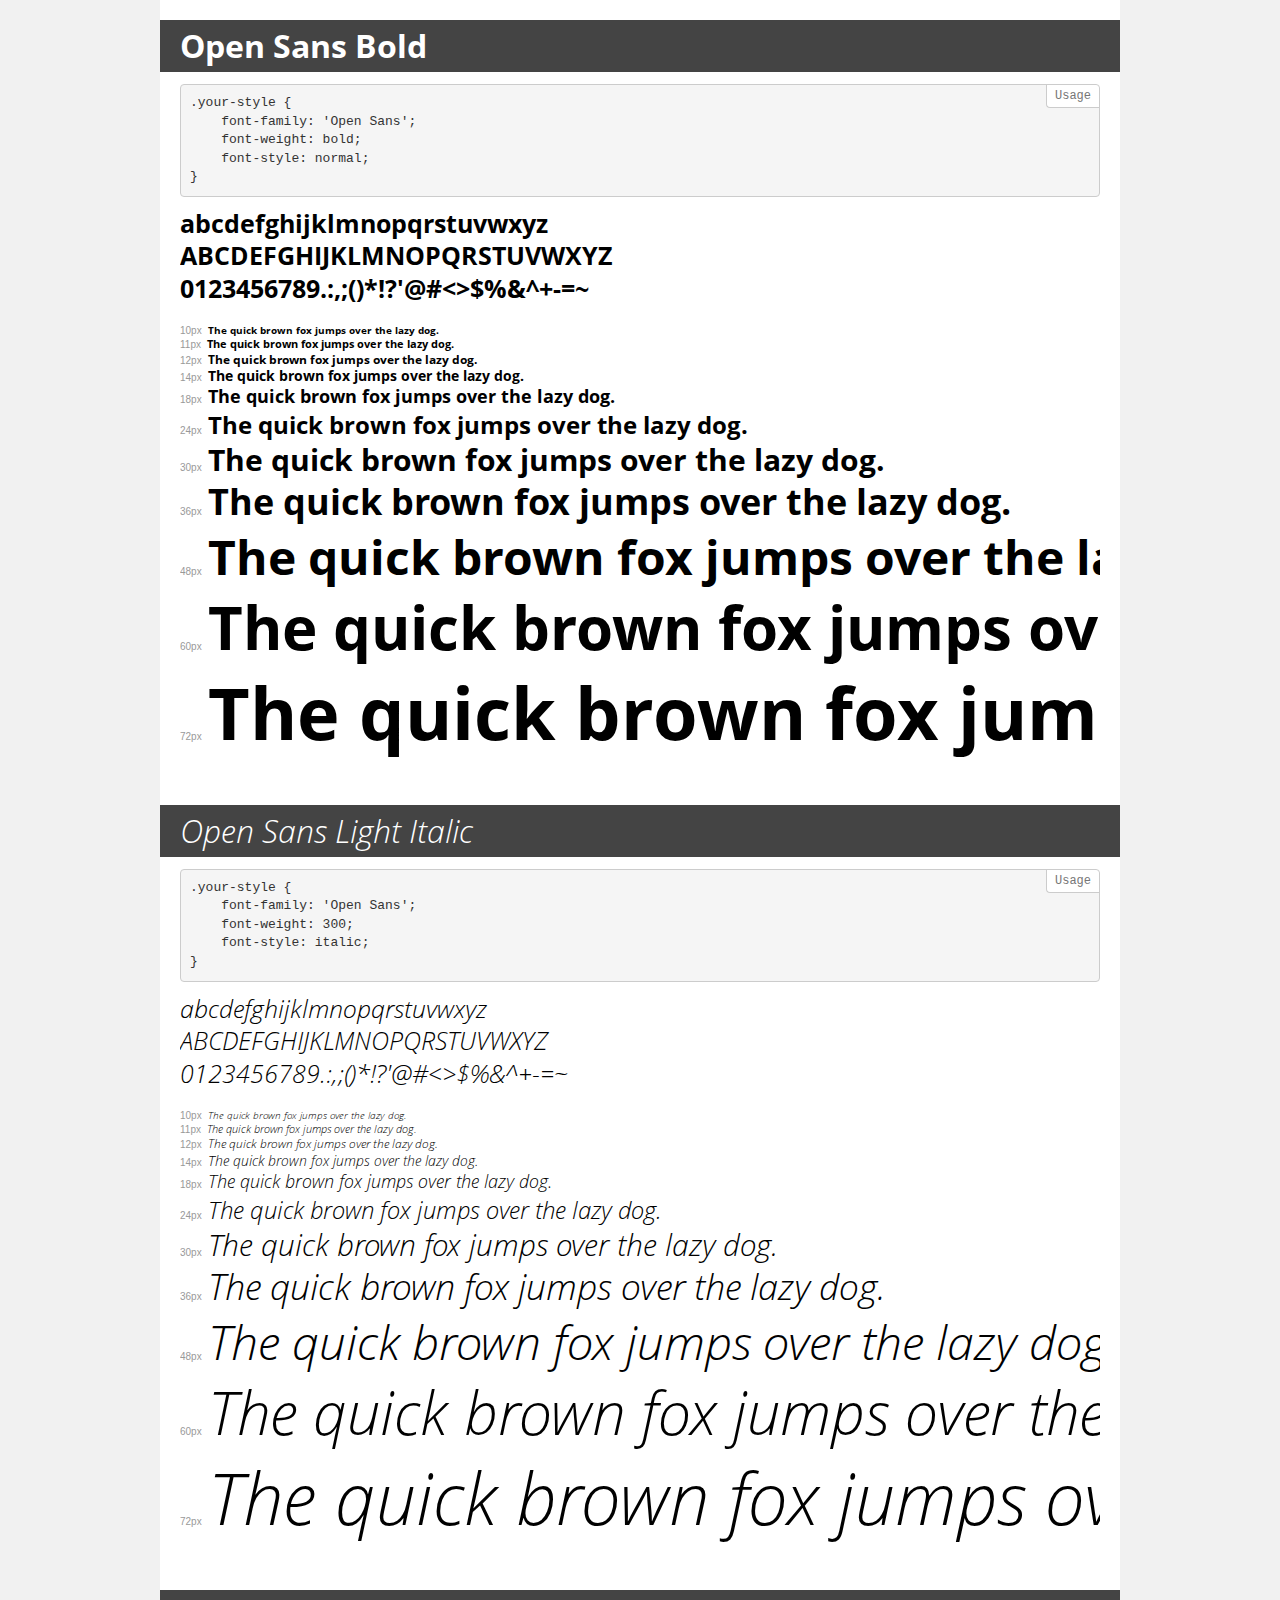
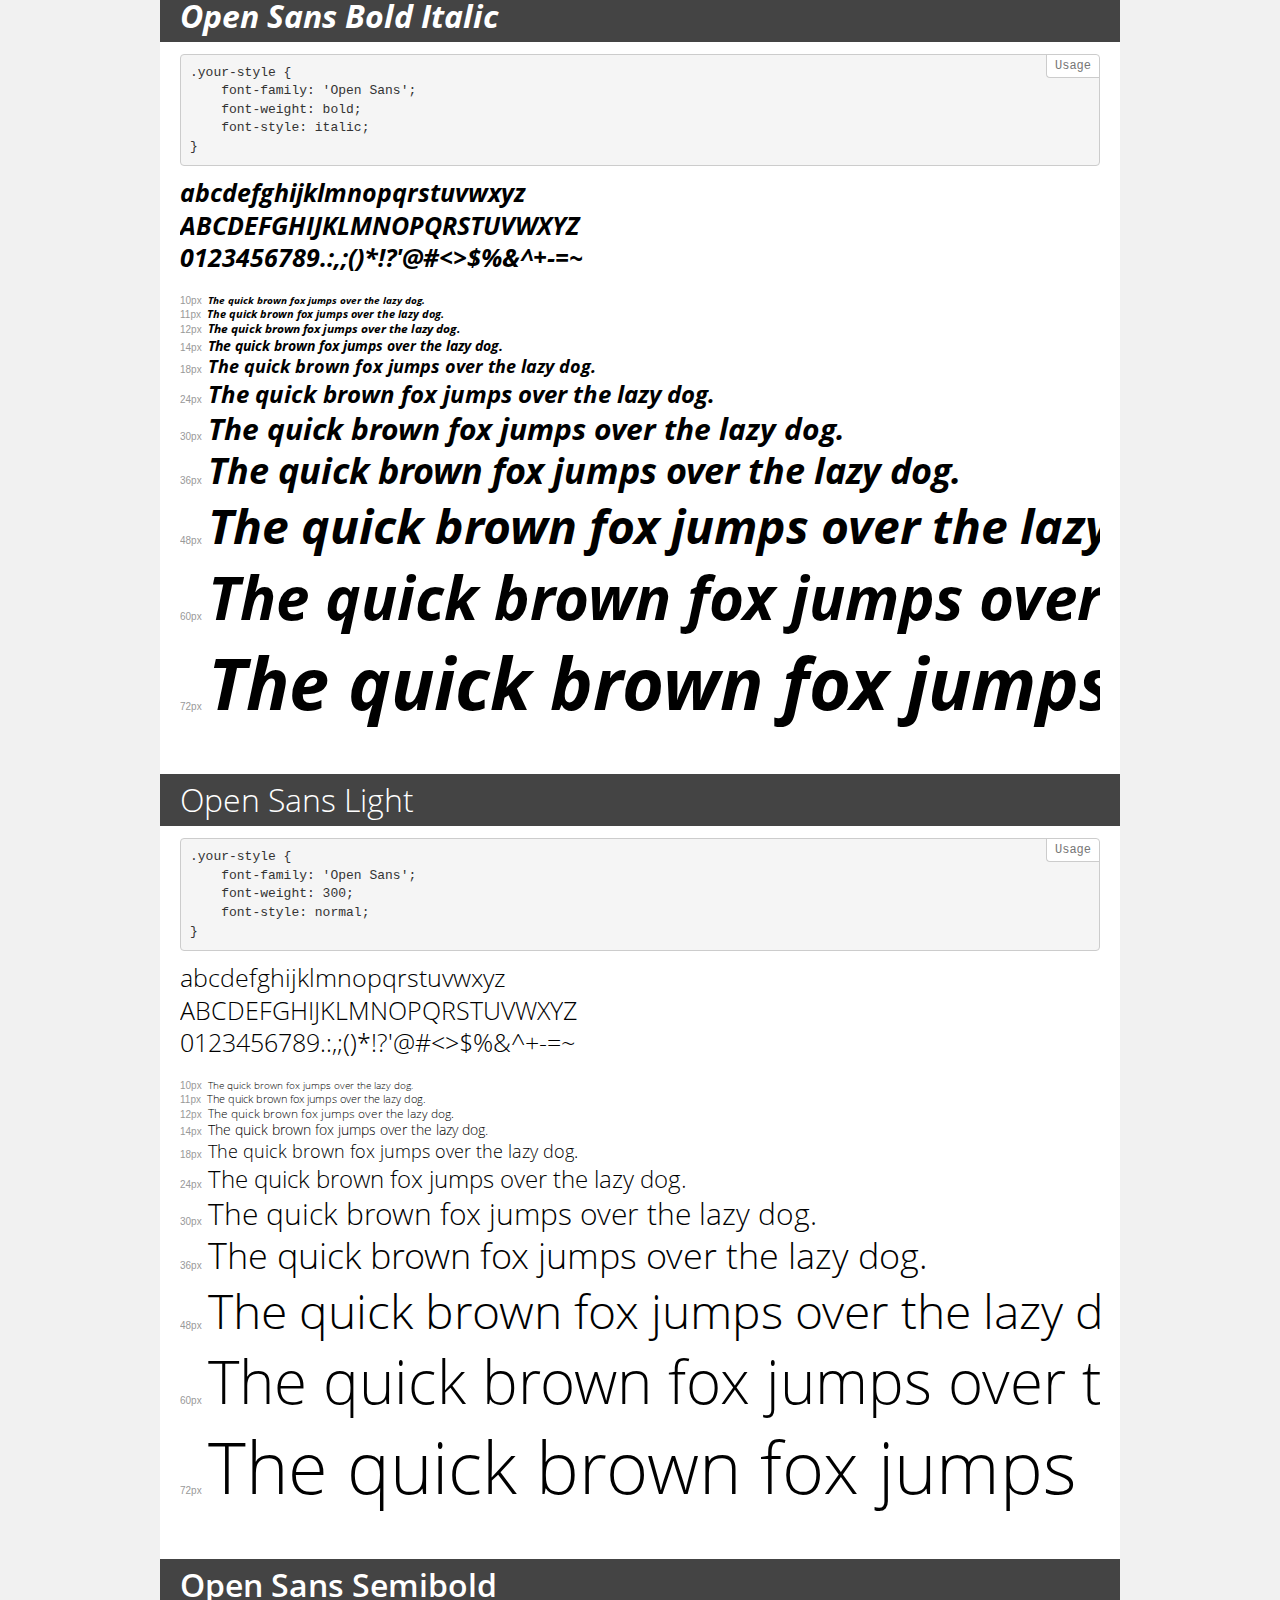
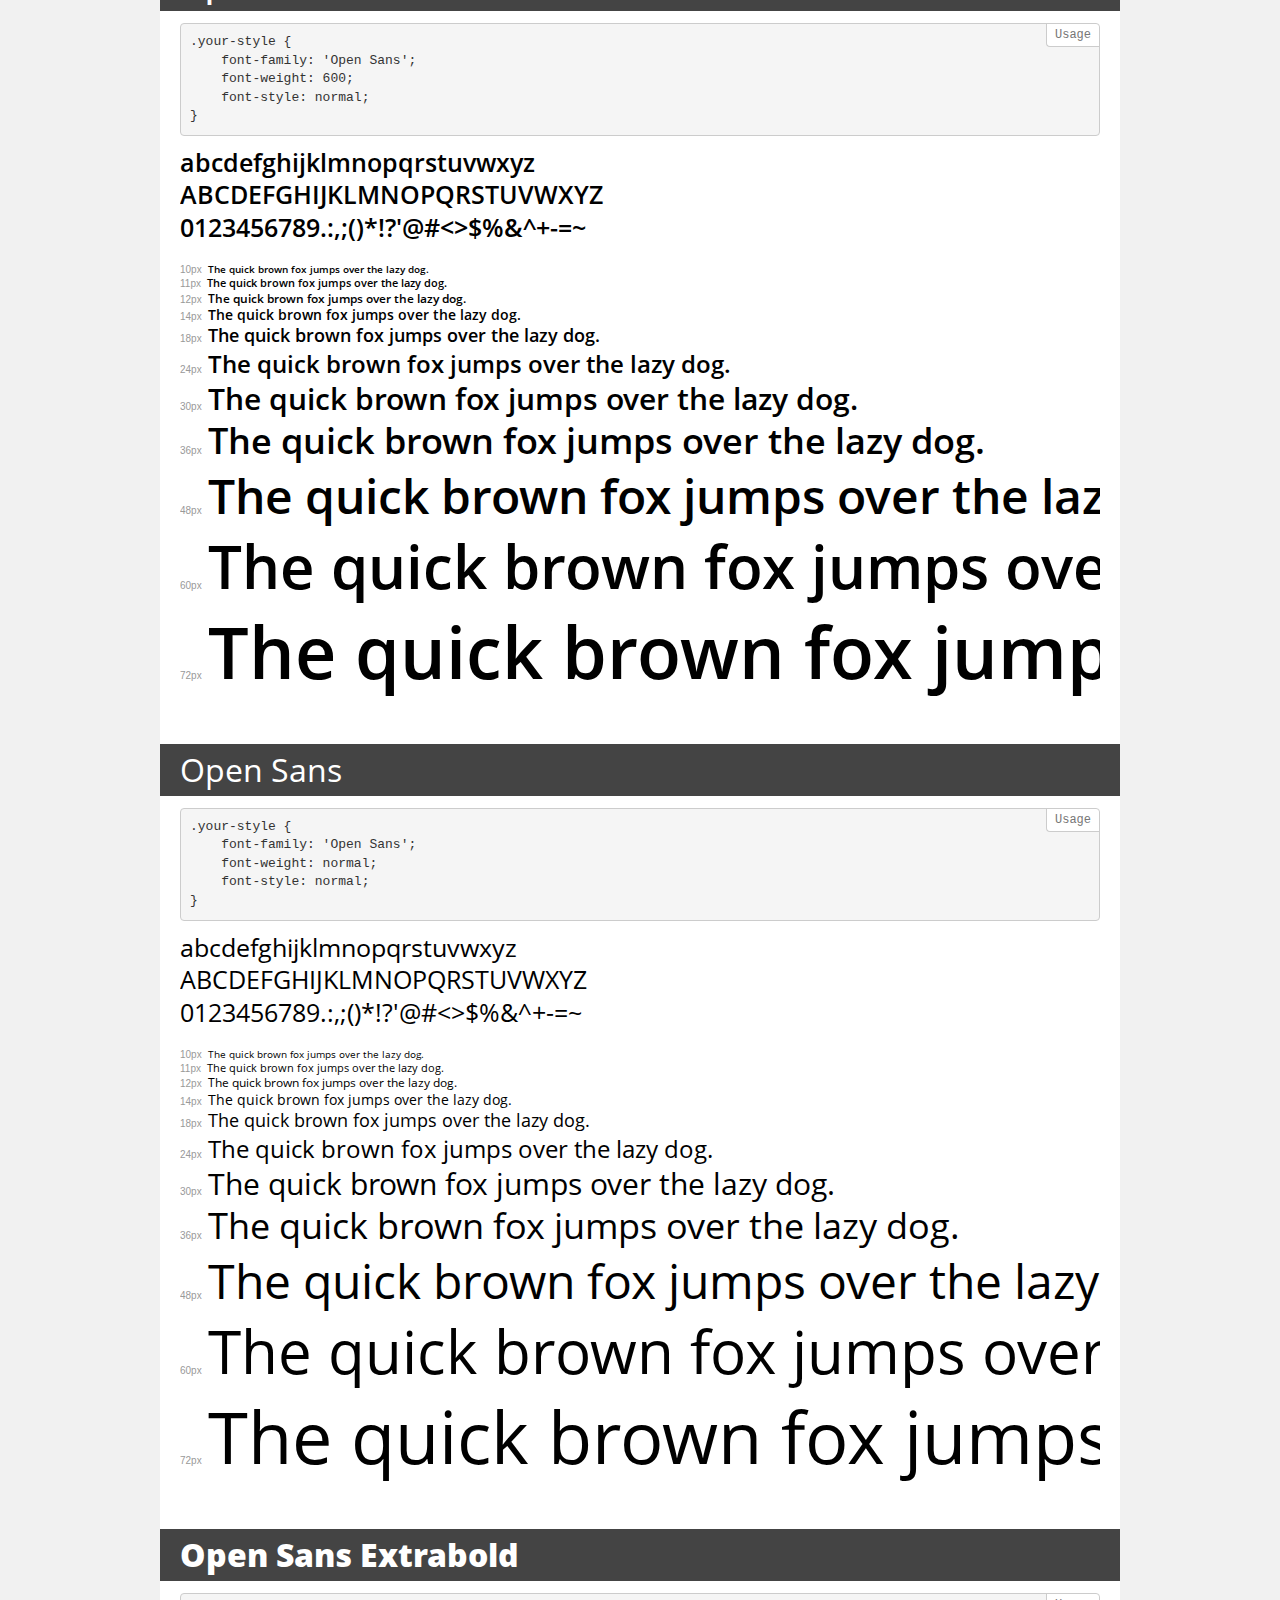
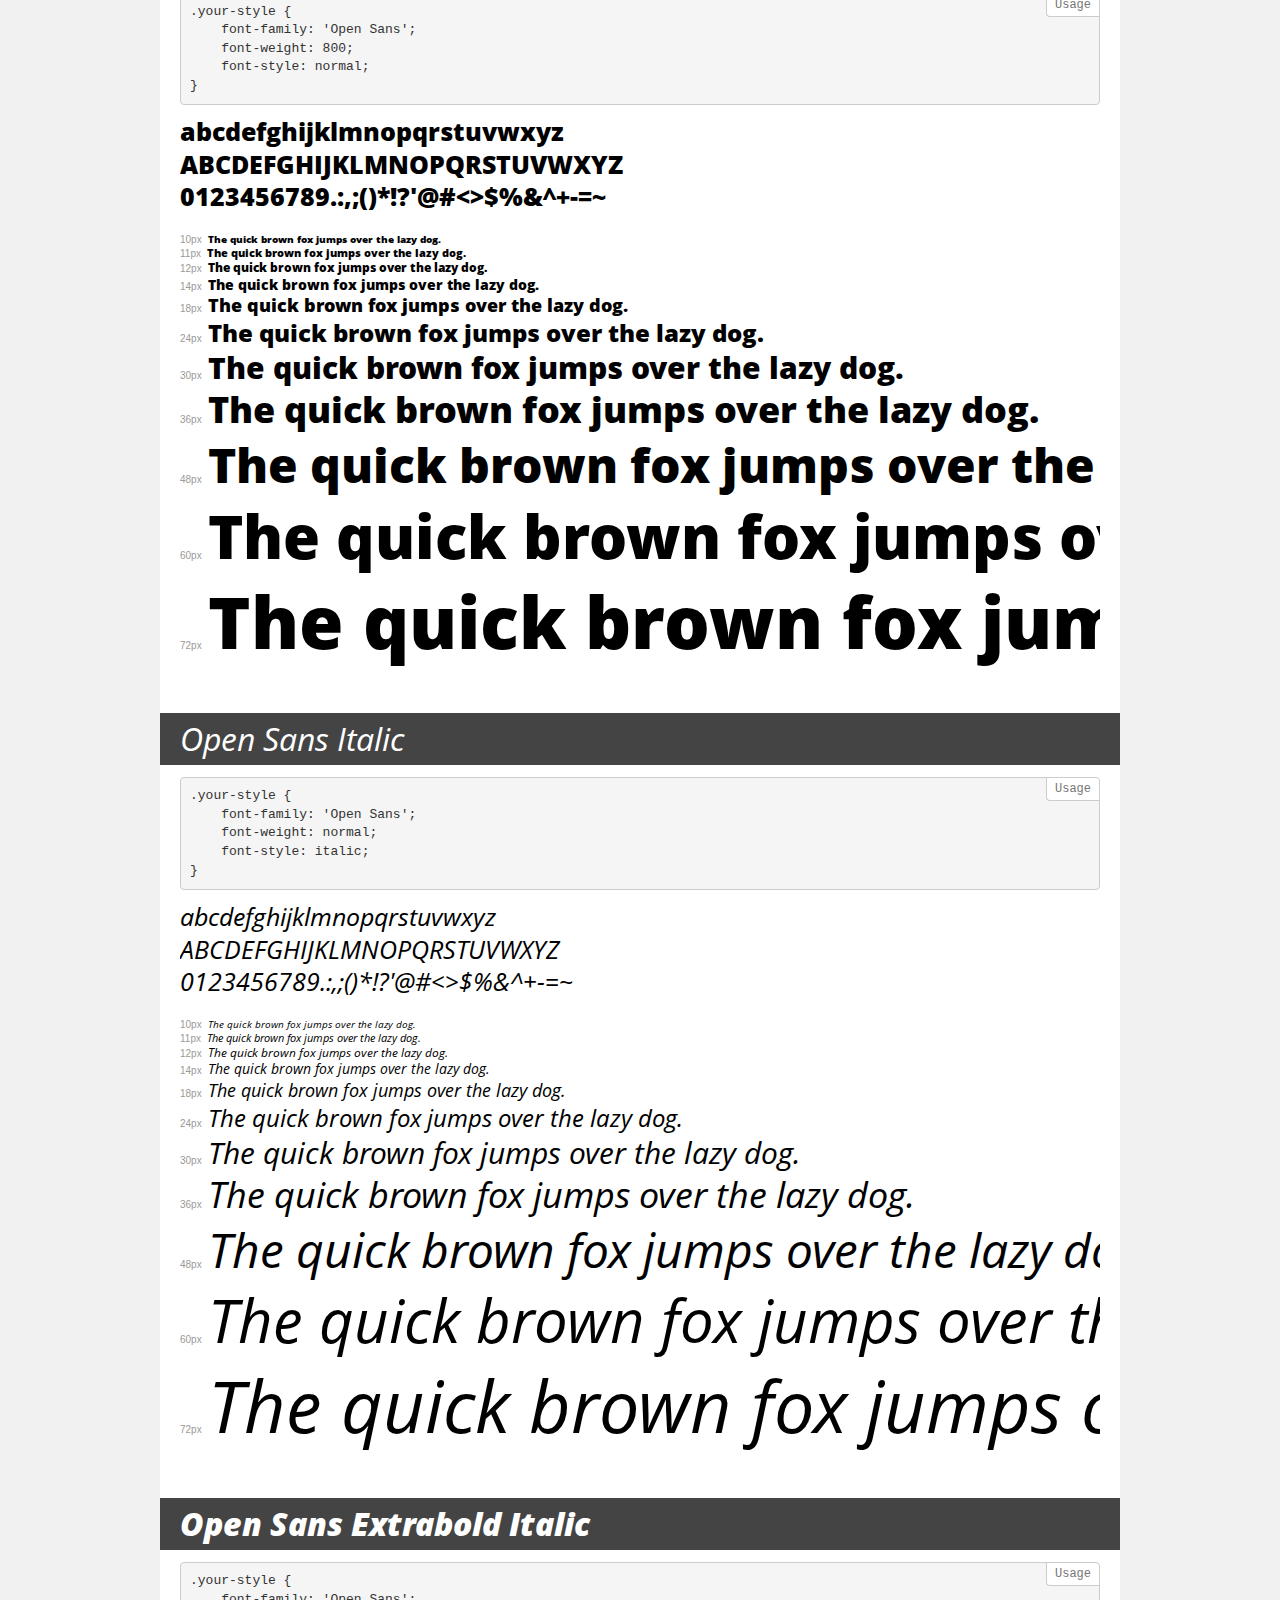
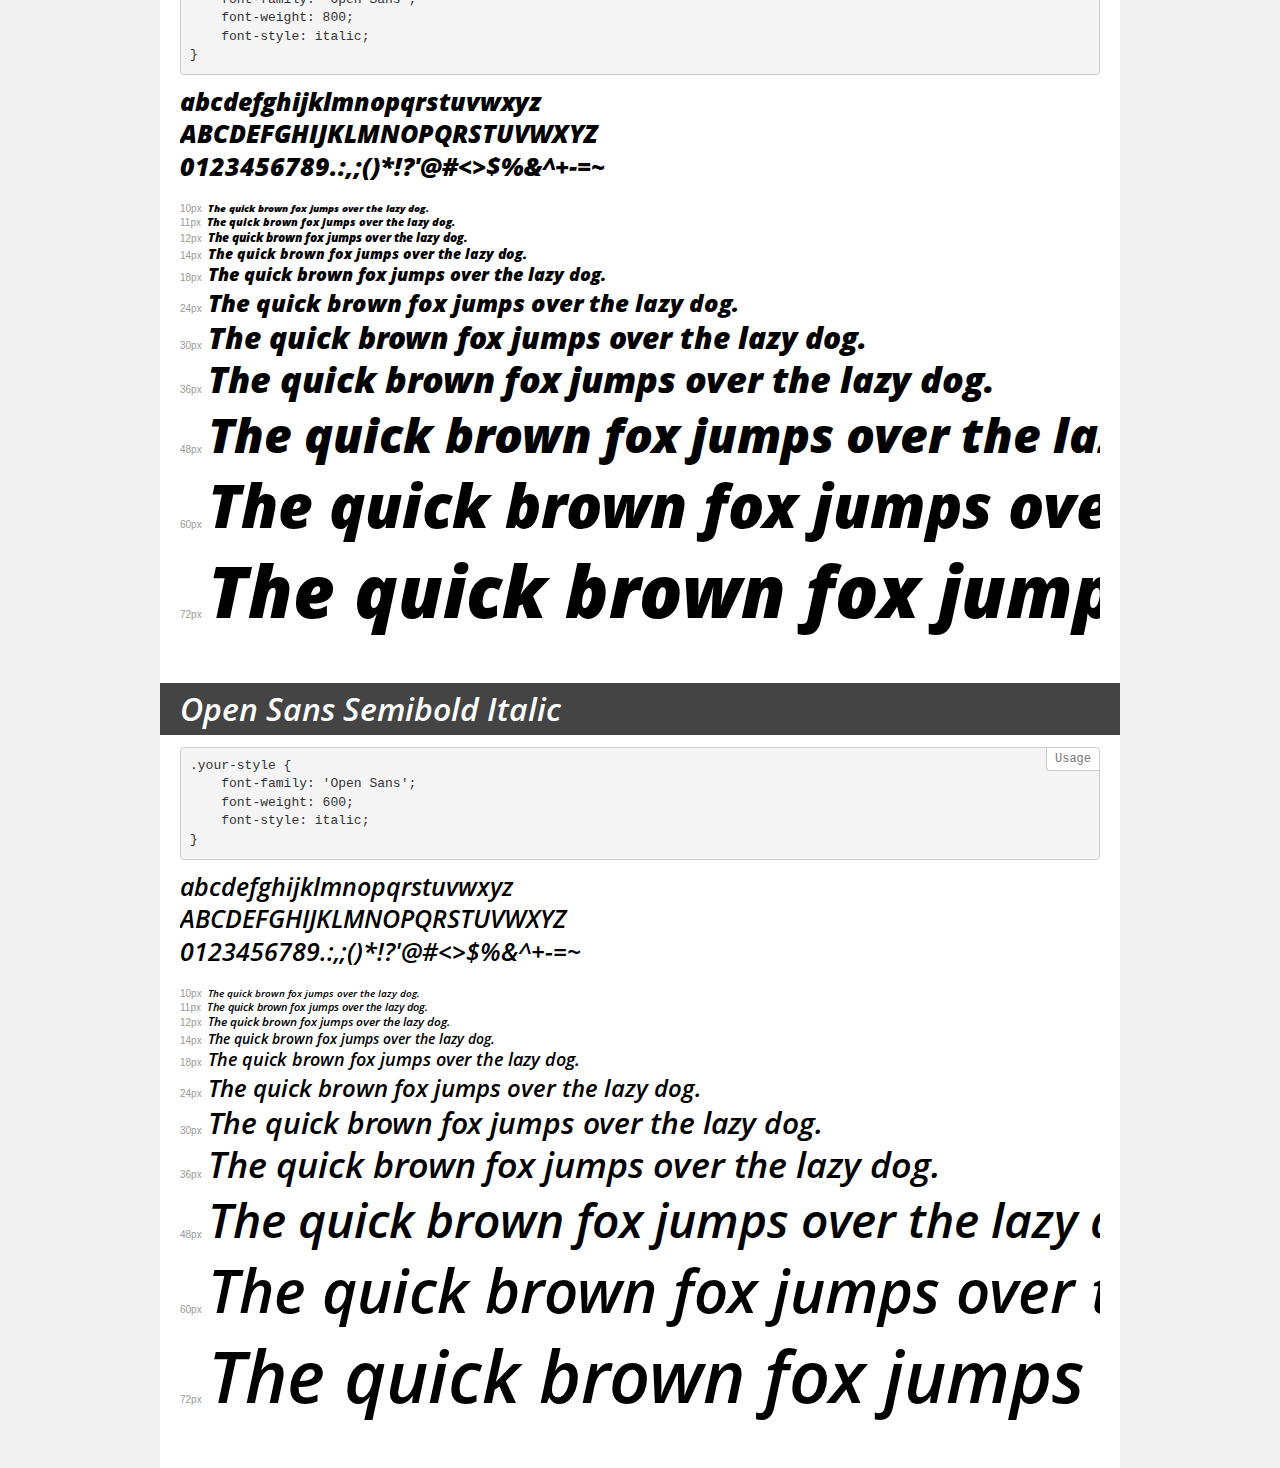
<file: content/fonts/alll mix fonts/opansans converted/demo.html>
<!DOCTYPE html>
<html>
<head>
	<meta charset="utf-8">
	<meta http-equiv="X-UA-Compatible" content="IE=edge">
	<meta name="viewport" content="width=device-width, initial-scale=1">
	<meta name="robots" content="noindex, noarchive">
	<title>Transfonter demo</title>
	<link href="stylesheet.css" rel="stylesheet">
	<style>
		/*
		http://meyerweb.com/eric/tools/css/reset/
		v2.0 | 20110126
		License: none (public domain)
		*/
		html, body, div, span, applet, object, iframe,
		h1, h2, h3, h4, h5, h6, p, blockquote, pre,
		a, abbr, acronym, address, big, cite, code,
		del, dfn, em, img, ins, kbd, q, s, samp,
		small, strike, strong, sub, sup, tt, var,
		b, u, i, center,
		dl, dt, dd, ol, ul, li,
		fieldset, form, label, legend,
		table, caption, tbody, tfoot, thead, tr, th, td,
		article, aside, canvas, details, embed,
		figure, figcaption, footer, header, hgroup,
		menu, nav, output, ruby, section, summary,
		time, mark, audio, video {
			margin: 0;
			padding: 0;
			border: 0;
			font-size: 100%;
			font: inherit;
			vertical-align: baseline;
		}
		/* HTML5 display-role reset for older browsers */
		article, aside, details, figcaption, figure,
		footer, header, hgroup, menu, nav, section {
			display: block;
		}
		body {
			line-height: 1;
		}
		ol, ul {
			list-style: none;
		}
		blockquote, q {
			quotes: none;
		}
		blockquote:before, blockquote:after,
		q:before, q:after {
			content: '';
			content: none;
		}
		table {
			border-collapse: collapse;
			border-spacing: 0;
		}
		/* common styles */
		body {
			background: #f1f1f1;
			color: #000;
		}
		.page {
			background: #fff;
			width: 920px;
			margin: 0 auto;
			padding: 20px 20px 0 20px;
			overflow: hidden;
		}
		.font-container {
			overflow-x: auto;
			overflow-y: hidden;
			margin-bottom: 40px;
			line-height: 1.3;
			white-space: nowrap;
			padding-bottom: 5px;
		}
		h1 {
			position: relative;
			background: #444;
			font-size: 32px;
			color: #fff;
			padding: 10px 20px;
			margin: 0 -20px 12px -20px;
		}
		.letters {
			font-size: 25px;
			margin-bottom: 20px;
		}
		.s10:before {
			content: '10px';
		}
		.s11:before {
			content: '11px';
		}
		.s12:before {
			content: '12px';
		}
		.s14:before {
			content: '14px';
		}
		.s18:before {
			content: '18px';
		}
		.s24:before {
			content: '24px';
		}
		.s30:before {
			content: '30px';
		}
		.s36:before {
			content: '36px';
		}
		.s48:before {
			content: '48px';
		}
		.s60:before {
			content: '60px';
		}
		.s72:before {
			content: '72px';
		}
		.s10:before, .s11:before, .s12:before, .s14:before,
		.s18:before, .s24:before, .s30:before, .s36:before,
		.s48:before, .s60:before, .s72:before {
			font-family: Arial, sans-serif;
			font-size: 10px;
			font-weight: normal;
			font-style: normal;
			color: #999;
			padding-right: 6px;
		}
		pre {
			display: block;
			position: relative;
			padding: 9px;
			margin: 0 0 10px;
			font-family: Monaco, Menlo, Consolas, "Courier New", monospace !important;
			font-size: 13px;
			line-height: 1.428571429;
			color: #333;
			font-weight: normal !important;
			font-style: normal !important;
			background-color: #f5f5f5;
			border: 1px solid #ccc;
			overflow-x: auto;
			border-radius: 4px;
		}
		pre:after {
			display: block;
			position: absolute;
			right: 0;
			top: 0;
			content: 'Usage';
			line-height: 1;
			padding: 5px 8px;
			font-size: 12px;
			color: #767676;
			background-color: #fff;
			border: 1px solid #ccc;
			border-right: none;
			border-top: none;
			border-radius: 0 4px 0 4px;
			z-index: 10;
		}
		/* responsive */
		@media (max-width: 959px) {
			.page {
				width: auto;
				margin: 0;
			}
		}
	</style>
</head>
<body>
<div class="page">
	<div class="demo" style="font-family: 'Open Sans'; font-weight: bold; font-style: normal;">
		<h1>Open Sans Bold</h1>
		<pre>.your-style {
    font-family: 'Open Sans';
    font-weight: bold;
    font-style: normal;
}</pre>
		<div class="font-container">
			<p class="letters">
				abcdefghijklmnopqrstuvwxyz <br />
				ABCDEFGHIJKLMNOPQRSTUVWXYZ <br />				0123456789.:,;()*!?'@#<>$%&^+-=~
			</p>
			<p class="s10" style="font-size: 10px;">The quick brown fox jumps over the lazy dog.</p>
			<p class="s11" style="font-size: 11px;">The quick brown fox jumps over the lazy dog.</p>
			<p class="s12" style="font-size: 12px;">The quick brown fox jumps over the lazy dog.</p>
			<p class="s14" style="font-size: 14px;">The quick brown fox jumps over the lazy dog.</p>
			<p class="s18" style="font-size: 18px;">The quick brown fox jumps over the lazy dog.</p>
			<p class="s24" style="font-size: 24px;">The quick brown fox jumps over the lazy dog.</p>
			<p class="s30" style="font-size: 30px;">The quick brown fox jumps over the lazy dog.</p>
			<p class="s36" style="font-size: 36px;">The quick brown fox jumps over the lazy dog.</p>
			<p class="s48" style="font-size: 48px;">The quick brown fox jumps over the lazy dog.</p>
			<p class="s60" style="font-size: 60px;">The quick brown fox jumps over the lazy dog.</p>
			<p class="s72" style="font-size: 72px;">The quick brown fox jumps over the lazy dog.</p>
		</div>
	</div>
	<div class="demo" style="font-family: 'Open Sans'; font-weight: 300; font-style: italic;">
		<h1>Open Sans Light Italic</h1>
		<pre>.your-style {
    font-family: 'Open Sans';
    font-weight: 300;
    font-style: italic;
}</pre>
		<div class="font-container">
			<p class="letters">
				abcdefghijklmnopqrstuvwxyz <br />
				ABCDEFGHIJKLMNOPQRSTUVWXYZ <br />				0123456789.:,;()*!?'@#<>$%&^+-=~
			</p>
			<p class="s10" style="font-size: 10px;">The quick brown fox jumps over the lazy dog.</p>
			<p class="s11" style="font-size: 11px;">The quick brown fox jumps over the lazy dog.</p>
			<p class="s12" style="font-size: 12px;">The quick brown fox jumps over the lazy dog.</p>
			<p class="s14" style="font-size: 14px;">The quick brown fox jumps over the lazy dog.</p>
			<p class="s18" style="font-size: 18px;">The quick brown fox jumps over the lazy dog.</p>
			<p class="s24" style="font-size: 24px;">The quick brown fox jumps over the lazy dog.</p>
			<p class="s30" style="font-size: 30px;">The quick brown fox jumps over the lazy dog.</p>
			<p class="s36" style="font-size: 36px;">The quick brown fox jumps over the lazy dog.</p>
			<p class="s48" style="font-size: 48px;">The quick brown fox jumps over the lazy dog.</p>
			<p class="s60" style="font-size: 60px;">The quick brown fox jumps over the lazy dog.</p>
			<p class="s72" style="font-size: 72px;">The quick brown fox jumps over the lazy dog.</p>
		</div>
	</div>
	<div class="demo" style="font-family: 'Open Sans'; font-weight: bold; font-style: italic;">
		<h1>Open Sans Bold Italic</h1>
		<pre>.your-style {
    font-family: 'Open Sans';
    font-weight: bold;
    font-style: italic;
}</pre>
		<div class="font-container">
			<p class="letters">
				abcdefghijklmnopqrstuvwxyz <br />
				ABCDEFGHIJKLMNOPQRSTUVWXYZ <br />				0123456789.:,;()*!?'@#<>$%&^+-=~
			</p>
			<p class="s10" style="font-size: 10px;">The quick brown fox jumps over the lazy dog.</p>
			<p class="s11" style="font-size: 11px;">The quick brown fox jumps over the lazy dog.</p>
			<p class="s12" style="font-size: 12px;">The quick brown fox jumps over the lazy dog.</p>
			<p class="s14" style="font-size: 14px;">The quick brown fox jumps over the lazy dog.</p>
			<p class="s18" style="font-size: 18px;">The quick brown fox jumps over the lazy dog.</p>
			<p class="s24" style="font-size: 24px;">The quick brown fox jumps over the lazy dog.</p>
			<p class="s30" style="font-size: 30px;">The quick brown fox jumps over the lazy dog.</p>
			<p class="s36" style="font-size: 36px;">The quick brown fox jumps over the lazy dog.</p>
			<p class="s48" style="font-size: 48px;">The quick brown fox jumps over the lazy dog.</p>
			<p class="s60" style="font-size: 60px;">The quick brown fox jumps over the lazy dog.</p>
			<p class="s72" style="font-size: 72px;">The quick brown fox jumps over the lazy dog.</p>
		</div>
	</div>
	<div class="demo" style="font-family: 'Open Sans'; font-weight: 300; font-style: normal;">
		<h1>Open Sans Light</h1>
		<pre>.your-style {
    font-family: 'Open Sans';
    font-weight: 300;
    font-style: normal;
}</pre>
		<div class="font-container">
			<p class="letters">
				abcdefghijklmnopqrstuvwxyz <br />
				ABCDEFGHIJKLMNOPQRSTUVWXYZ <br />				0123456789.:,;()*!?'@#<>$%&^+-=~
			</p>
			<p class="s10" style="font-size: 10px;">The quick brown fox jumps over the lazy dog.</p>
			<p class="s11" style="font-size: 11px;">The quick brown fox jumps over the lazy dog.</p>
			<p class="s12" style="font-size: 12px;">The quick brown fox jumps over the lazy dog.</p>
			<p class="s14" style="font-size: 14px;">The quick brown fox jumps over the lazy dog.</p>
			<p class="s18" style="font-size: 18px;">The quick brown fox jumps over the lazy dog.</p>
			<p class="s24" style="font-size: 24px;">The quick brown fox jumps over the lazy dog.</p>
			<p class="s30" style="font-size: 30px;">The quick brown fox jumps over the lazy dog.</p>
			<p class="s36" style="font-size: 36px;">The quick brown fox jumps over the lazy dog.</p>
			<p class="s48" style="font-size: 48px;">The quick brown fox jumps over the lazy dog.</p>
			<p class="s60" style="font-size: 60px;">The quick brown fox jumps over the lazy dog.</p>
			<p class="s72" style="font-size: 72px;">The quick brown fox jumps over the lazy dog.</p>
		</div>
	</div>
	<div class="demo" style="font-family: 'Open Sans'; font-weight: 600; font-style: normal;">
		<h1>Open Sans Semibold</h1>
		<pre>.your-style {
    font-family: 'Open Sans';
    font-weight: 600;
    font-style: normal;
}</pre>
		<div class="font-container">
			<p class="letters">
				abcdefghijklmnopqrstuvwxyz <br />
				ABCDEFGHIJKLMNOPQRSTUVWXYZ <br />				0123456789.:,;()*!?'@#<>$%&^+-=~
			</p>
			<p class="s10" style="font-size: 10px;">The quick brown fox jumps over the lazy dog.</p>
			<p class="s11" style="font-size: 11px;">The quick brown fox jumps over the lazy dog.</p>
			<p class="s12" style="font-size: 12px;">The quick brown fox jumps over the lazy dog.</p>
			<p class="s14" style="font-size: 14px;">The quick brown fox jumps over the lazy dog.</p>
			<p class="s18" style="font-size: 18px;">The quick brown fox jumps over the lazy dog.</p>
			<p class="s24" style="font-size: 24px;">The quick brown fox jumps over the lazy dog.</p>
			<p class="s30" style="font-size: 30px;">The quick brown fox jumps over the lazy dog.</p>
			<p class="s36" style="font-size: 36px;">The quick brown fox jumps over the lazy dog.</p>
			<p class="s48" style="font-size: 48px;">The quick brown fox jumps over the lazy dog.</p>
			<p class="s60" style="font-size: 60px;">The quick brown fox jumps over the lazy dog.</p>
			<p class="s72" style="font-size: 72px;">The quick brown fox jumps over the lazy dog.</p>
		</div>
	</div>
	<div class="demo" style="font-family: 'Open Sans'; font-weight: normal; font-style: normal;">
		<h1>Open Sans</h1>
		<pre>.your-style {
    font-family: 'Open Sans';
    font-weight: normal;
    font-style: normal;
}</pre>
		<div class="font-container">
			<p class="letters">
				abcdefghijklmnopqrstuvwxyz <br />
				ABCDEFGHIJKLMNOPQRSTUVWXYZ <br />				0123456789.:,;()*!?'@#<>$%&^+-=~
			</p>
			<p class="s10" style="font-size: 10px;">The quick brown fox jumps over the lazy dog.</p>
			<p class="s11" style="font-size: 11px;">The quick brown fox jumps over the lazy dog.</p>
			<p class="s12" style="font-size: 12px;">The quick brown fox jumps over the lazy dog.</p>
			<p class="s14" style="font-size: 14px;">The quick brown fox jumps over the lazy dog.</p>
			<p class="s18" style="font-size: 18px;">The quick brown fox jumps over the lazy dog.</p>
			<p class="s24" style="font-size: 24px;">The quick brown fox jumps over the lazy dog.</p>
			<p class="s30" style="font-size: 30px;">The quick brown fox jumps over the lazy dog.</p>
			<p class="s36" style="font-size: 36px;">The quick brown fox jumps over the lazy dog.</p>
			<p class="s48" style="font-size: 48px;">The quick brown fox jumps over the lazy dog.</p>
			<p class="s60" style="font-size: 60px;">The quick brown fox jumps over the lazy dog.</p>
			<p class="s72" style="font-size: 72px;">The quick brown fox jumps over the lazy dog.</p>
		</div>
	</div>
	<div class="demo" style="font-family: 'Open Sans'; font-weight: 800; font-style: normal;">
		<h1>Open Sans Extrabold</h1>
		<pre>.your-style {
    font-family: 'Open Sans';
    font-weight: 800;
    font-style: normal;
}</pre>
		<div class="font-container">
			<p class="letters">
				abcdefghijklmnopqrstuvwxyz <br />
				ABCDEFGHIJKLMNOPQRSTUVWXYZ <br />				0123456789.:,;()*!?'@#<>$%&^+-=~
			</p>
			<p class="s10" style="font-size: 10px;">The quick brown fox jumps over the lazy dog.</p>
			<p class="s11" style="font-size: 11px;">The quick brown fox jumps over the lazy dog.</p>
			<p class="s12" style="font-size: 12px;">The quick brown fox jumps over the lazy dog.</p>
			<p class="s14" style="font-size: 14px;">The quick brown fox jumps over the lazy dog.</p>
			<p class="s18" style="font-size: 18px;">The quick brown fox jumps over the lazy dog.</p>
			<p class="s24" style="font-size: 24px;">The quick brown fox jumps over the lazy dog.</p>
			<p class="s30" style="font-size: 30px;">The quick brown fox jumps over the lazy dog.</p>
			<p class="s36" style="font-size: 36px;">The quick brown fox jumps over the lazy dog.</p>
			<p class="s48" style="font-size: 48px;">The quick brown fox jumps over the lazy dog.</p>
			<p class="s60" style="font-size: 60px;">The quick brown fox jumps over the lazy dog.</p>
			<p class="s72" style="font-size: 72px;">The quick brown fox jumps over the lazy dog.</p>
		</div>
	</div>
	<div class="demo" style="font-family: 'Open Sans'; font-weight: normal; font-style: italic;">
		<h1>Open Sans Italic</h1>
		<pre>.your-style {
    font-family: 'Open Sans';
    font-weight: normal;
    font-style: italic;
}</pre>
		<div class="font-container">
			<p class="letters">
				abcdefghijklmnopqrstuvwxyz <br />
				ABCDEFGHIJKLMNOPQRSTUVWXYZ <br />				0123456789.:,;()*!?'@#<>$%&^+-=~
			</p>
			<p class="s10" style="font-size: 10px;">The quick brown fox jumps over the lazy dog.</p>
			<p class="s11" style="font-size: 11px;">The quick brown fox jumps over the lazy dog.</p>
			<p class="s12" style="font-size: 12px;">The quick brown fox jumps over the lazy dog.</p>
			<p class="s14" style="font-size: 14px;">The quick brown fox jumps over the lazy dog.</p>
			<p class="s18" style="font-size: 18px;">The quick brown fox jumps over the lazy dog.</p>
			<p class="s24" style="font-size: 24px;">The quick brown fox jumps over the lazy dog.</p>
			<p class="s30" style="font-size: 30px;">The quick brown fox jumps over the lazy dog.</p>
			<p class="s36" style="font-size: 36px;">The quick brown fox jumps over the lazy dog.</p>
			<p class="s48" style="font-size: 48px;">The quick brown fox jumps over the lazy dog.</p>
			<p class="s60" style="font-size: 60px;">The quick brown fox jumps over the lazy dog.</p>
			<p class="s72" style="font-size: 72px;">The quick brown fox jumps over the lazy dog.</p>
		</div>
	</div>
	<div class="demo" style="font-family: 'Open Sans'; font-weight: 800; font-style: italic;">
		<h1>Open Sans Extrabold Italic</h1>
		<pre>.your-style {
    font-family: 'Open Sans';
    font-weight: 800;
    font-style: italic;
}</pre>
		<div class="font-container">
			<p class="letters">
				abcdefghijklmnopqrstuvwxyz <br />
				ABCDEFGHIJKLMNOPQRSTUVWXYZ <br />				0123456789.:,;()*!?'@#<>$%&^+-=~
			</p>
			<p class="s10" style="font-size: 10px;">The quick brown fox jumps over the lazy dog.</p>
			<p class="s11" style="font-size: 11px;">The quick brown fox jumps over the lazy dog.</p>
			<p class="s12" style="font-size: 12px;">The quick brown fox jumps over the lazy dog.</p>
			<p class="s14" style="font-size: 14px;">The quick brown fox jumps over the lazy dog.</p>
			<p class="s18" style="font-size: 18px;">The quick brown fox jumps over the lazy dog.</p>
			<p class="s24" style="font-size: 24px;">The quick brown fox jumps over the lazy dog.</p>
			<p class="s30" style="font-size: 30px;">The quick brown fox jumps over the lazy dog.</p>
			<p class="s36" style="font-size: 36px;">The quick brown fox jumps over the lazy dog.</p>
			<p class="s48" style="font-size: 48px;">The quick brown fox jumps over the lazy dog.</p>
			<p class="s60" style="font-size: 60px;">The quick brown fox jumps over the lazy dog.</p>
			<p class="s72" style="font-size: 72px;">The quick brown fox jumps over the lazy dog.</p>
		</div>
	</div>
	<div class="demo" style="font-family: 'Open Sans'; font-weight: 600; font-style: italic;">
		<h1>Open Sans Semibold Italic</h1>
		<pre>.your-style {
    font-family: 'Open Sans';
    font-weight: 600;
    font-style: italic;
}</pre>
		<div class="font-container">
			<p class="letters">
				abcdefghijklmnopqrstuvwxyz <br />
				ABCDEFGHIJKLMNOPQRSTUVWXYZ <br />				0123456789.:,;()*!?'@#<>$%&^+-=~
			</p>
			<p class="s10" style="font-size: 10px;">The quick brown fox jumps over the lazy dog.</p>
			<p class="s11" style="font-size: 11px;">The quick brown fox jumps over the lazy dog.</p>
			<p class="s12" style="font-size: 12px;">The quick brown fox jumps over the lazy dog.</p>
			<p class="s14" style="font-size: 14px;">The quick brown fox jumps over the lazy dog.</p>
			<p class="s18" style="font-size: 18px;">The quick brown fox jumps over the lazy dog.</p>
			<p class="s24" style="font-size: 24px;">The quick brown fox jumps over the lazy dog.</p>
			<p class="s30" style="font-size: 30px;">The quick brown fox jumps over the lazy dog.</p>
			<p class="s36" style="font-size: 36px;">The quick brown fox jumps over the lazy dog.</p>
			<p class="s48" style="font-size: 48px;">The quick brown fox jumps over the lazy dog.</p>
			<p class="s60" style="font-size: 60px;">The quick brown fox jumps over the lazy dog.</p>
			<p class="s72" style="font-size: 72px;">The quick brown fox jumps over the lazy dog.</p>
		</div>
	</div>
</div>
</body>
</html>
</file>
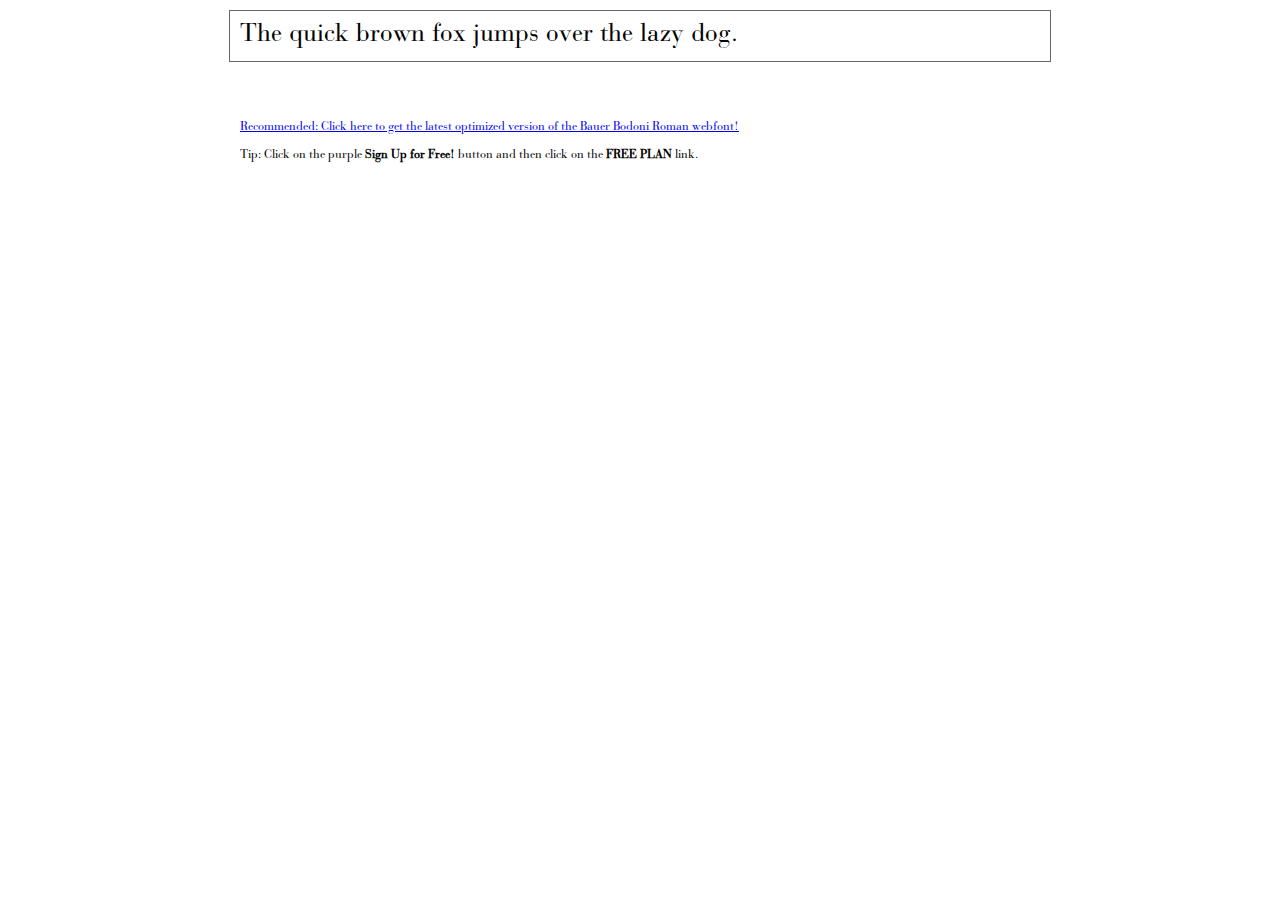
<file: content/fonts/alll mix fonts/BAUERBODONI converted/Bauer Bodoni Std 1 Roman/demo.html>
<!DOCTYPE html PUBLIC "-//W3C//DTD XHTML 1.0 Transitional//EN" "http://www.w3.org/TR/xhtml1/DTD/xhtml1-transitional.dtd">
<html xmlns="http://www.w3.org/1999/xhtml">
<head>
	<meta http-equiv="Content-Type" content="text/html; charset=utf-8" />
	<title>@font-face Demo</title>
	<link rel="stylesheet" href="fonts.css" type="text/css" charset="utf-8" />
	<style type="text/css">
	body {
		background-color:white;
		font-family:Verdana,Tahoma,Arial,Sans-Serif;
		color:black;
		font-size:12px;
	}

	.demo
	{
		font-family:'Conv_Bauer Bodoni Std 1 Roman',Sans-Serif;
		width:800px;
		margin:10px auto;
		text-align:left;
		border:1px solid #666;
		padding:10px;
	}

	.hint
	{
		font-family:'Conv_Bauer Bodoni Std 1 Roman',Sans-Serif;
		width:800px;
		margin:10px auto;
		text-align:left;
		border:1px;
		padding:10px;
	}
	</style>
</head>
<body>
	<div class="demo" style="font-size:25px">
		The quick brown fox jumps over the lazy dog.
	</div>


	<br>
	<br>
	<div class="hint">
		<a href="http://www.fonts.com/font/linotype/bauer-bodoni/roman/web-font?SiteId=64">Recommended: Click here to get the latest optimized version of the Bauer Bodoni Roman webfont!</a><br /><br />
		Tip: Click on the purple <strong>Sign Up for Free!</strong> button and then click on the <strong>FREE PLAN</strong> link.
	</div>
</body>
</html>
</file>
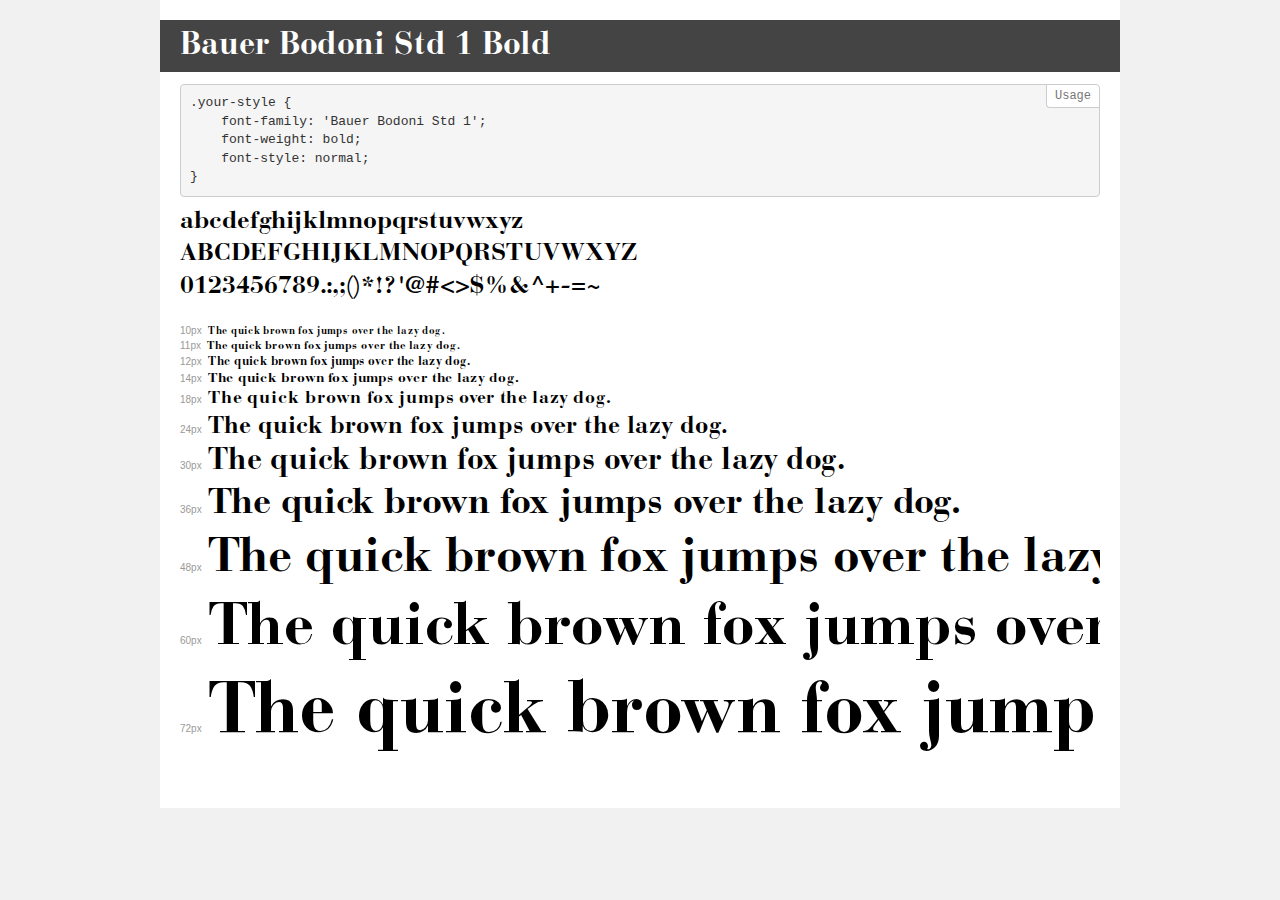
<file: content/fonts/alll mix fonts/BAUERBODONI converted/BAUERBODONISTD-BOLD converted/demo.html>
<!DOCTYPE html>
<html>
<head>
	<meta charset="utf-8">
	<meta http-equiv="X-UA-Compatible" content="IE=edge">
	<meta name="viewport" content="width=device-width, initial-scale=1">
	<meta name="robots" content="noindex, noarchive">
	<title>Transfonter demo</title>
	<link href="stylesheet.css" rel="stylesheet">
	<style>
		/*
		http://meyerweb.com/eric/tools/css/reset/
		v2.0 | 20110126
		License: none (public domain)
		*/
		html, body, div, span, applet, object, iframe,
		h1, h2, h3, h4, h5, h6, p, blockquote, pre,
		a, abbr, acronym, address, big, cite, code,
		del, dfn, em, img, ins, kbd, q, s, samp,
		small, strike, strong, sub, sup, tt, var,
		b, u, i, center,
		dl, dt, dd, ol, ul, li,
		fieldset, form, label, legend,
		table, caption, tbody, tfoot, thead, tr, th, td,
		article, aside, canvas, details, embed,
		figure, figcaption, footer, header, hgroup,
		menu, nav, output, ruby, section, summary,
		time, mark, audio, video {
			margin: 0;
			padding: 0;
			border: 0;
			font-size: 100%;
			font: inherit;
			vertical-align: baseline;
		}
		/* HTML5 display-role reset for older browsers */
		article, aside, details, figcaption, figure,
		footer, header, hgroup, menu, nav, section {
			display: block;
		}
		body {
			line-height: 1;
		}
		ol, ul {
			list-style: none;
		}
		blockquote, q {
			quotes: none;
		}
		blockquote:before, blockquote:after,
		q:before, q:after {
			content: '';
			content: none;
		}
		table {
			border-collapse: collapse;
			border-spacing: 0;
		}
		/* common styles */
		body {
			background: #f1f1f1;
			color: #000;
		}
		.page {
			background: #fff;
			width: 920px;
			margin: 0 auto;
			padding: 20px 20px 0 20px;
			overflow: hidden;
		}
		.font-container {
			overflow-x: auto;
			overflow-y: hidden;
			margin-bottom: 40px;
			line-height: 1.3;
			white-space: nowrap;
			padding-bottom: 5px;
		}
		h1 {
			position: relative;
			background: #444;
			font-size: 32px;
			color: #fff;
			padding: 10px 20px;
			margin: 0 -20px 12px -20px;
		}
		.letters {
			font-size: 25px;
			margin-bottom: 20px;
		}
		.s10:before {
			content: '10px';
		}
		.s11:before {
			content: '11px';
		}
		.s12:before {
			content: '12px';
		}
		.s14:before {
			content: '14px';
		}
		.s18:before {
			content: '18px';
		}
		.s24:before {
			content: '24px';
		}
		.s30:before {
			content: '30px';
		}
		.s36:before {
			content: '36px';
		}
		.s48:before {
			content: '48px';
		}
		.s60:before {
			content: '60px';
		}
		.s72:before {
			content: '72px';
		}
		.s10:before, .s11:before, .s12:before, .s14:before,
		.s18:before, .s24:before, .s30:before, .s36:before,
		.s48:before, .s60:before, .s72:before {
			font-family: Arial, sans-serif;
			font-size: 10px;
			font-weight: normal;
			font-style: normal;
			color: #999;
			padding-right: 6px;
		}
		pre {
			display: block;
			position: relative;
			padding: 9px;
			margin: 0 0 10px;
			font-family: Monaco, Menlo, Consolas, "Courier New", monospace !important;
			font-size: 13px;
			line-height: 1.428571429;
			color: #333;
			font-weight: normal !important;
			font-style: normal !important;
			background-color: #f5f5f5;
			border: 1px solid #ccc;
			overflow-x: auto;
			border-radius: 4px;
		}
		pre:after {
			display: block;
			position: absolute;
			right: 0;
			top: 0;
			content: 'Usage';
			line-height: 1;
			padding: 5px 8px;
			font-size: 12px;
			color: #767676;
			background-color: #fff;
			border: 1px solid #ccc;
			border-right: none;
			border-top: none;
			border-radius: 0 4px 0 4px;
			z-index: 10;
		}
		/* responsive */
		@media (max-width: 959px) {
			.page {
				width: auto;
				margin: 0;
			}
		}
	</style>
</head>
<body>
<div class="page">
	<div class="demo" style="font-family: 'Bauer Bodoni Std 1'; font-weight: bold; font-style: normal;">
		<h1>Bauer Bodoni Std 1 Bold</h1>
		<pre>.your-style {
    font-family: 'Bauer Bodoni Std 1';
    font-weight: bold;
    font-style: normal;
}</pre>
		<div class="font-container">
			<p class="letters">
				abcdefghijklmnopqrstuvwxyz <br />
				ABCDEFGHIJKLMNOPQRSTUVWXYZ <br />				0123456789.:,;()*!?'@#<>$%&^+-=~
			</p>
			<p class="s10" style="font-size: 10px;">The quick brown fox jumps over the lazy dog.</p>
			<p class="s11" style="font-size: 11px;">The quick brown fox jumps over the lazy dog.</p>
			<p class="s12" style="font-size: 12px;">The quick brown fox jumps over the lazy dog.</p>
			<p class="s14" style="font-size: 14px;">The quick brown fox jumps over the lazy dog.</p>
			<p class="s18" style="font-size: 18px;">The quick brown fox jumps over the lazy dog.</p>
			<p class="s24" style="font-size: 24px;">The quick brown fox jumps over the lazy dog.</p>
			<p class="s30" style="font-size: 30px;">The quick brown fox jumps over the lazy dog.</p>
			<p class="s36" style="font-size: 36px;">The quick brown fox jumps over the lazy dog.</p>
			<p class="s48" style="font-size: 48px;">The quick brown fox jumps over the lazy dog.</p>
			<p class="s60" style="font-size: 60px;">The quick brown fox jumps over the lazy dog.</p>
			<p class="s72" style="font-size: 72px;">The quick brown fox jumps over the lazy dog.</p>
		</div>
	</div>
</div>
</body>
</html>
</file>
<file: content/fonts/alll mix fonts/opansans converted/stylesheet.css>
/* This stylesheet generated by Transfonter (https://transfonter.org) on October 30, 2017 11:58 AM */

@font-face {
	font-family: 'Open Sans';
	src: url('OpenSans-Bold.eot');
	src: url('OpenSans-Bold.eot?#iefix') format('embedded-opentype'),
		url('OpenSans-Bold.woff2') format('woff2'),
		url('OpenSans-Bold.woff') format('woff'),
		url('OpenSans-Bold.ttf') format('truetype'),
		url('OpenSans-Bold.svg#OpenSans-Bold') format('svg');
	font-weight: bold;
	font-style: normal;
}

@font-face {
	font-family: 'Open Sans';
	src: url('OpenSansLight-Italic.eot');
	src: url('OpenSansLight-Italic.eot?#iefix') format('embedded-opentype'),
		url('OpenSansLight-Italic.woff2') format('woff2'),
		url('OpenSansLight-Italic.woff') format('woff'),
		url('OpenSansLight-Italic.ttf') format('truetype'),
		url('OpenSansLight-Italic.svg#OpenSansLight-Italic') format('svg');
	font-weight: 300;
	font-style: italic;
}

@font-face {
	font-family: 'Open Sans';
	src: url('OpenSans-BoldItalic.eot');
	src: url('OpenSans-BoldItalic.eot?#iefix') format('embedded-opentype'),
		url('OpenSans-BoldItalic.woff2') format('woff2'),
		url('OpenSans-BoldItalic.woff') format('woff'),
		url('OpenSans-BoldItalic.ttf') format('truetype'),
		url('OpenSans-BoldItalic.svg#OpenSans-BoldItalic') format('svg');
	font-weight: bold;
	font-style: italic;
}

@font-face {
	font-family: 'Open Sans';
	src: url('OpenSans-Light.eot');
	src: url('OpenSans-Light.eot?#iefix') format('embedded-opentype'),
		url('OpenSans-Light.woff2') format('woff2'),
		url('OpenSans-Light.woff') format('woff'),
		url('OpenSans-Light.ttf') format('truetype'),
		url('OpenSans-Light.svg#OpenSans-Light') format('svg');
	font-weight: 300;
	font-style: normal;
}

@font-face {
	font-family: 'Open Sans';
	src: url('OpenSans-Semibold.eot');
	src: url('OpenSans-Semibold.eot?#iefix') format('embedded-opentype'),
		url('OpenSans-Semibold.woff2') format('woff2'),
		url('OpenSans-Semibold.woff') format('woff'),
		url('OpenSans-Semibold.ttf') format('truetype'),
		url('OpenSans-Semibold.svg#OpenSans-Semibold') format('svg');
	font-weight: 600;
	font-style: normal;
}

@font-face {
	font-family: 'Open Sans';
	src: url('OpenSans.eot');
	src: url('OpenSans.eot?#iefix') format('embedded-opentype'),
		url('OpenSans.woff2') format('woff2'),
		url('OpenSans.woff') format('woff'),
		url('OpenSans.ttf') format('truetype'),
		url('OpenSans.svg#OpenSans') format('svg');
	font-weight: normal;
	font-style: normal;
}

@font-face {
	font-family: 'Open Sans';
	src: url('OpenSans-Extrabold.eot');
	src: url('OpenSans-Extrabold.eot?#iefix') format('embedded-opentype'),
		url('OpenSans-Extrabold.woff2') format('woff2'),
		url('OpenSans-Extrabold.woff') format('woff'),
		url('OpenSans-Extrabold.ttf') format('truetype'),
		url('OpenSans-Extrabold.svg#OpenSans-Extrabold') format('svg');
	font-weight: 800;
	font-style: normal;
}

@font-face {
	font-family: 'Open Sans';
	src: url('OpenSans-Italic.eot');
	src: url('OpenSans-Italic.eot?#iefix') format('embedded-opentype'),
		url('OpenSans-Italic.woff2') format('woff2'),
		url('OpenSans-Italic.woff') format('woff'),
		url('OpenSans-Italic.ttf') format('truetype'),
		url('OpenSans-Italic.svg#OpenSans-Italic') format('svg');
	font-weight: normal;
	font-style: italic;
}

@font-face {
	font-family: 'Open Sans';
	src: url('OpenSans-ExtraboldItalic.eot');
	src: url('OpenSans-ExtraboldItalic.eot?#iefix') format('embedded-opentype'),
		url('OpenSans-ExtraboldItalic.woff2') format('woff2'),
		url('OpenSans-ExtraboldItalic.woff') format('woff'),
		url('OpenSans-ExtraboldItalic.ttf') format('truetype'),
		url('OpenSans-ExtraboldItalic.svg#OpenSans-ExtraboldItalic') format('svg');
	font-weight: 800;
	font-style: italic;
}

@font-face {
	font-family: 'Open Sans';
	src: url('OpenSans-SemiboldItalic.eot');
	src: url('OpenSans-SemiboldItalic.eot?#iefix') format('embedded-opentype'),
		url('OpenSans-SemiboldItalic.woff2') format('woff2'),
		url('OpenSans-SemiboldItalic.woff') format('woff'),
		url('OpenSans-SemiboldItalic.ttf') format('truetype'),
		url('OpenSans-SemiboldItalic.svg#OpenSans-SemiboldItalic') format('svg');
	font-weight: 600;
	font-style: italic;
}
</file>
<file: content/fonts/alll mix fonts/BAUERBODONI converted/Bauer Bodoni Std 1 Roman/fonts.css>
/** Generated by FG **/
@font-face {
	font-family: 'Conv_Bauer Bodoni Std 1 Roman';
	src: url('fonts/Bauer Bodoni Std 1 Roman.eot');
	src: local('☺'), url('fonts/Bauer Bodoni Std 1 Roman.woff') format('woff'), url('fonts/Bauer Bodoni Std 1 Roman.ttf') format('truetype'), url('fonts/Bauer Bodoni Std 1 Roman.svg') format('svg');
	font-weight: normal;
	font-style: normal;
}
</file>
<file: content/fonts/alll mix fonts/BAUERBODONI converted/BAUERBODONISTD-BOLD converted/stylesheet.css>
/* This stylesheet generated by Transfonter (https://transfonter.org) on October 30, 2017 1:16 PM */

@font-face {
	font-family: 'Bauer Bodoni Std 1';
	src: url('BauerBodoniStd-Bold.eot');
	src: url('BauerBodoniStd-Bold.eot?#iefix') format('embedded-opentype'),
		url('BauerBodoniStd-Bold.woff2') format('woff2'),
		url('BauerBodoniStd-Bold.woff') format('woff'),
		url('BauerBodoniStd-Bold.ttf') format('truetype'),
		url('BauerBodoniStd-Bold.svg#BauerBodoniStd-Bold') format('svg');
	font-weight: bold;
	font-style: normal;
}
</file>
